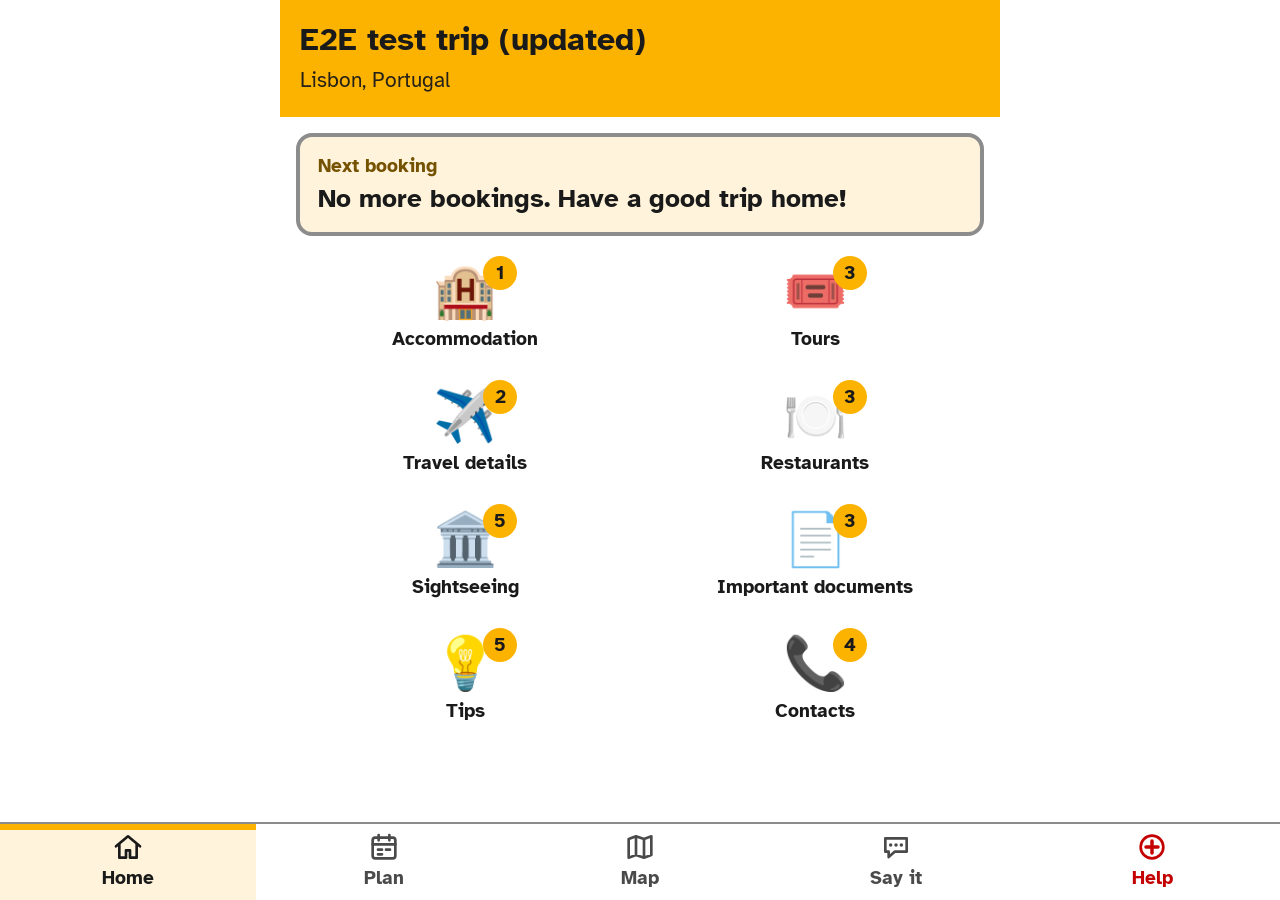
<file: exports/e2e-test-trip/site/index.html>
<!doctype html>
<html lang="en">
<head>
<meta charset="utf-8">
<meta name="viewport" content="width=device-width, initial-scale=1, viewport-fit=cover">
<meta name="robots" content="noindex, nofollow">
<meta name="referrer" content="no-referrer">
<meta name="theme-color" content="#FCB300">
<meta name="mobile-web-app-capable" content="yes">
<meta name="apple-mobile-web-app-capable" content="yes">
<meta name="apple-mobile-web-app-status-bar-style" content="default">
<meta name="apple-mobile-web-app-title" content="Lisbon">
<title>E2E test trip (updated)</title>
<link rel="manifest" href="manifest.webmanifest">
<link rel="apple-touch-icon" href="icons/apple-touch-icon.png">
<link rel="icon" type="image/png" href="icons/icon-192.png">
<link rel="stylesheet" href="app.css">
</head>
<body>
<div id="app"></div>
<noscript><p style="padding:24px;font-size:22px">Please open this link in Safari (iPhone) or Chrome (Android).</p></noscript>
<script src="trip.js"></script>
<script src="render.js"></script>
<script src="app.js"></script>
</body>
</html>
</file>
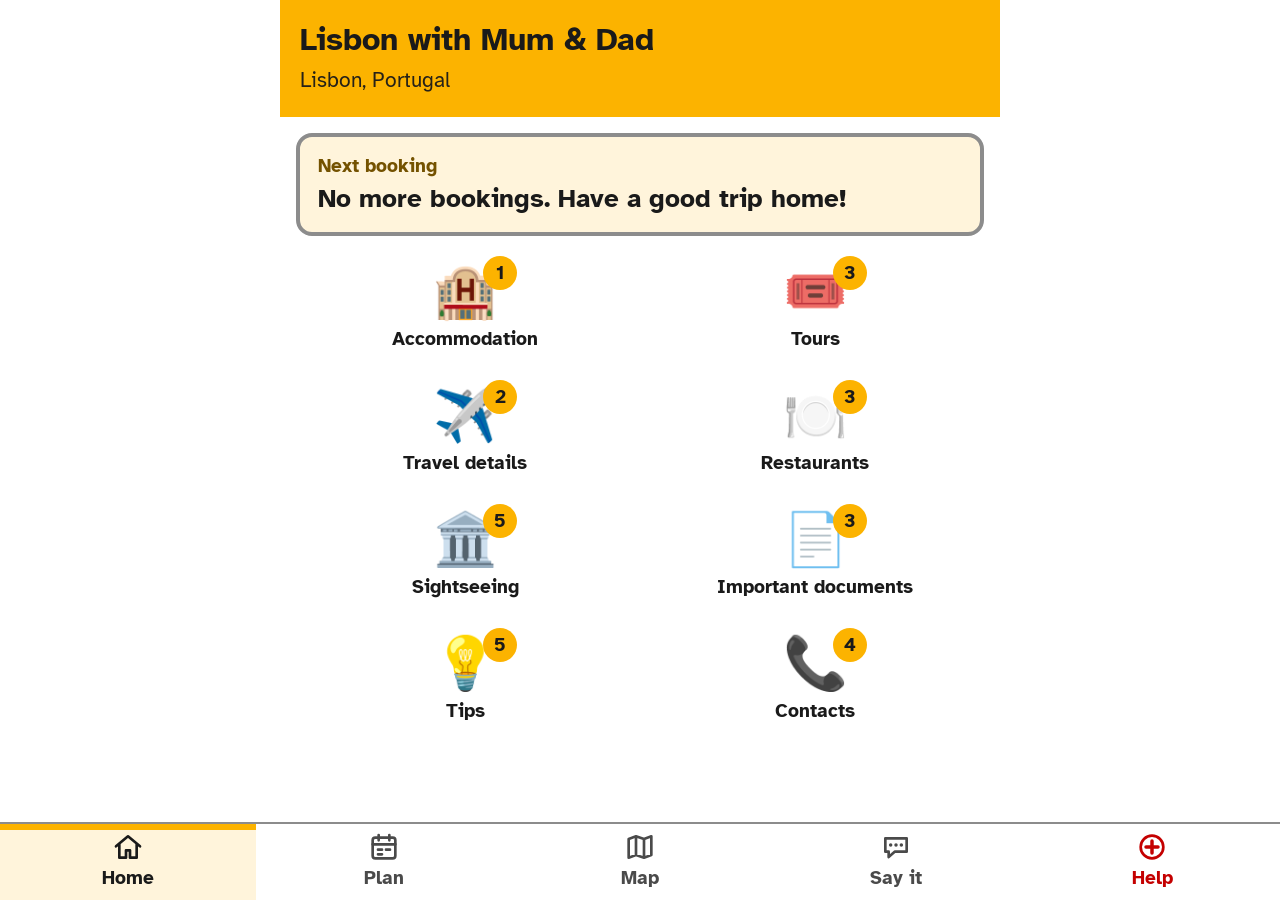
<file: exports/lisbon-with-mum-dad/site/index.html>
<!doctype html>
<html lang="en">
<head>
<meta charset="utf-8">
<meta name="viewport" content="width=device-width, initial-scale=1, viewport-fit=cover">
<meta name="robots" content="noindex, nofollow">
<meta name="referrer" content="no-referrer">
<meta name="theme-color" content="#FCB300">
<meta name="mobile-web-app-capable" content="yes">
<meta name="apple-mobile-web-app-capable" content="yes">
<meta name="apple-mobile-web-app-status-bar-style" content="default">
<meta name="apple-mobile-web-app-title" content="Lisbon">
<title>Lisbon with Mum &amp; Dad</title>
<link rel="manifest" href="manifest.webmanifest">
<link rel="apple-touch-icon" href="icons/apple-touch-icon.png">
<link rel="icon" type="image/png" href="icons/icon-192.png">
<link rel="stylesheet" href="app.css">
</head>
<body>
<div id="app"></div>
<noscript><p style="padding:24px;font-size:22px">Please open this link in Safari (iPhone) or Chrome (Android).</p></noscript>
<script src="trip.js"></script>
<script src="render.js"></script>
<script src="app.js"></script>
</body>
</html>
</file>
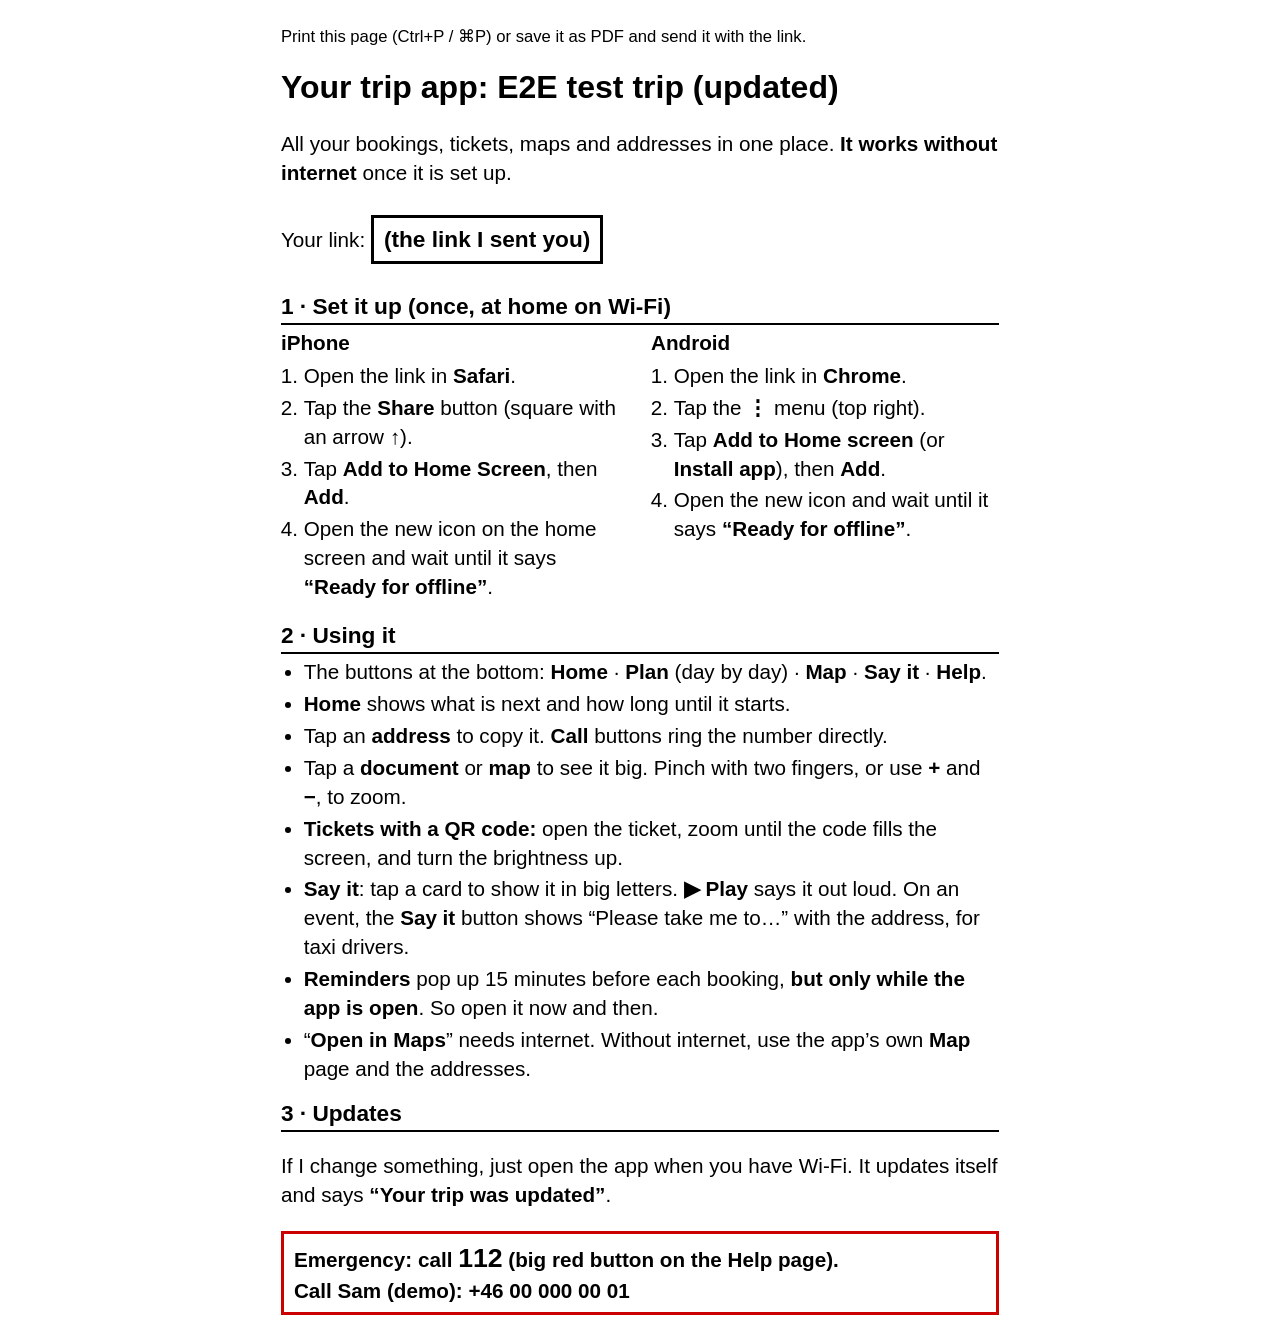
<file: exports/e2e-test-trip/How-to-use-e2e-test-trip.html>
<!doctype html>
<html lang="en">
<head>
<meta charset="utf-8">
<meta name="viewport" content="width=device-width, initial-scale=1">
<title>How to use the trip app · E2E test trip (updated)</title>
<style>
  @page { size: A4; margin: 14mm; }
  body { font: 15.5pt/1.4 "Atkinson Hyperlegible", Verdana, Arial, sans-serif; color: #000; max-width: 190mm; margin: 0 auto; padding: 8px; }
  h1 { font-size: 24pt; margin: 0 0 4px; }
  h2 { font-size: 17pt; margin: 14px 0 4px; border-bottom: 2px solid #000; }
  ol, ul { margin: 4px 0 4px 1.1em; padding: 0; }
  li { margin: 3px 0; }
  .link { font-size: 17pt; font-weight: 700; border: 3px solid #000; padding: 6px 10px; display: inline-block; margin: 6px 0; word-break: break-all; }
  .cols { display: grid; grid-template-columns: 1fr 1fr; gap: 0 22px; }
  .sos { border: 3px solid #c00; padding: 6px 10px; font-weight: 700; margin-top: 10px; }
  .small { font-size: 12.5pt; }
  @media print { .noprint { display: none; } }
</style>
</head>
<body>
<p class="noprint small">Print this page (Ctrl+P / ⌘P) or save it as PDF and send it with the link.</p>
<h1>Your trip app: E2E test trip (updated)</h1>
<p>All your bookings, tickets, maps and addresses in one place. <b>It works without internet</b> once it is set up.</p>
<p>Your link: <span class="link">(the link I sent you)</span></p>

<h2>1 · Set it up (once, at home on Wi-Fi)</h2>
<div class="cols">
<div><b>iPhone</b>
<ol>
<li>Open the link in <b>Safari</b>.</li>
<li>Tap the <b>Share</b> button (square with an arrow ↑).</li>
<li>Tap <b>Add to Home Screen</b>, then <b>Add</b>.</li>
<li>Open the new icon on the home screen and wait until it says <b>“Ready for offline”</b>.</li>
</ol></div>
<div><b>Android</b>
<ol>
<li>Open the link in <b>Chrome</b>.</li>
<li>Tap the <b>⋮</b> menu (top right).</li>
<li>Tap <b>Add to Home screen</b> (or <b>Install app</b>), then <b>Add</b>.</li>
<li>Open the new icon and wait until it says <b>“Ready for offline”</b>.</li>
</ol></div>
</div>

<h2>2 · Using it</h2>
<ul>
<li>The buttons at the bottom: <b>Home</b> · <b>Plan</b> (day by day) · <b>Map</b> · <b>Say it</b> · <b>Help</b>.</li>
<li><b>Home</b> shows what is next and how long until it starts.</li>
<li>Tap an <b>address</b> to copy it. <b>Call</b> buttons ring the number directly.</li>
<li>Tap a <b>document</b> or <b>map</b> to see it big. Pinch with two fingers, or use <b>+</b> and <b>−</b>, to zoom.</li>
<li><b>Tickets with a QR code:</b> open the ticket, zoom until the code fills the screen, and turn the brightness up.</li>
<li><b>Say it</b>: tap a card to show it in big letters. <b>▶ Play</b> says it out loud. On an event, the <b>Say it</b> button shows “Please take me to…” with the address, for taxi drivers.</li>
<li><b>Reminders</b> pop up 15 minutes before each booking, <b>but only while the app is open</b>. So open it now and then.</li>
<li>“<b>Open in Maps</b>” needs internet. Without internet, use the app’s own <b>Map</b> page and the addresses.</li>
</ul>

<h2>3 · Updates</h2>
<p>If I change something, just open the app when you have Wi-Fi. It updates itself and says <b>“Your trip was updated”</b>.</p>

<div class="sos">Emergency: call <span style="font-size:20pt">112</span> (big red button on the Help page).<br>
Call Sam (demo): +46 00 000 00 01</div>
</body>
</html>
</file>
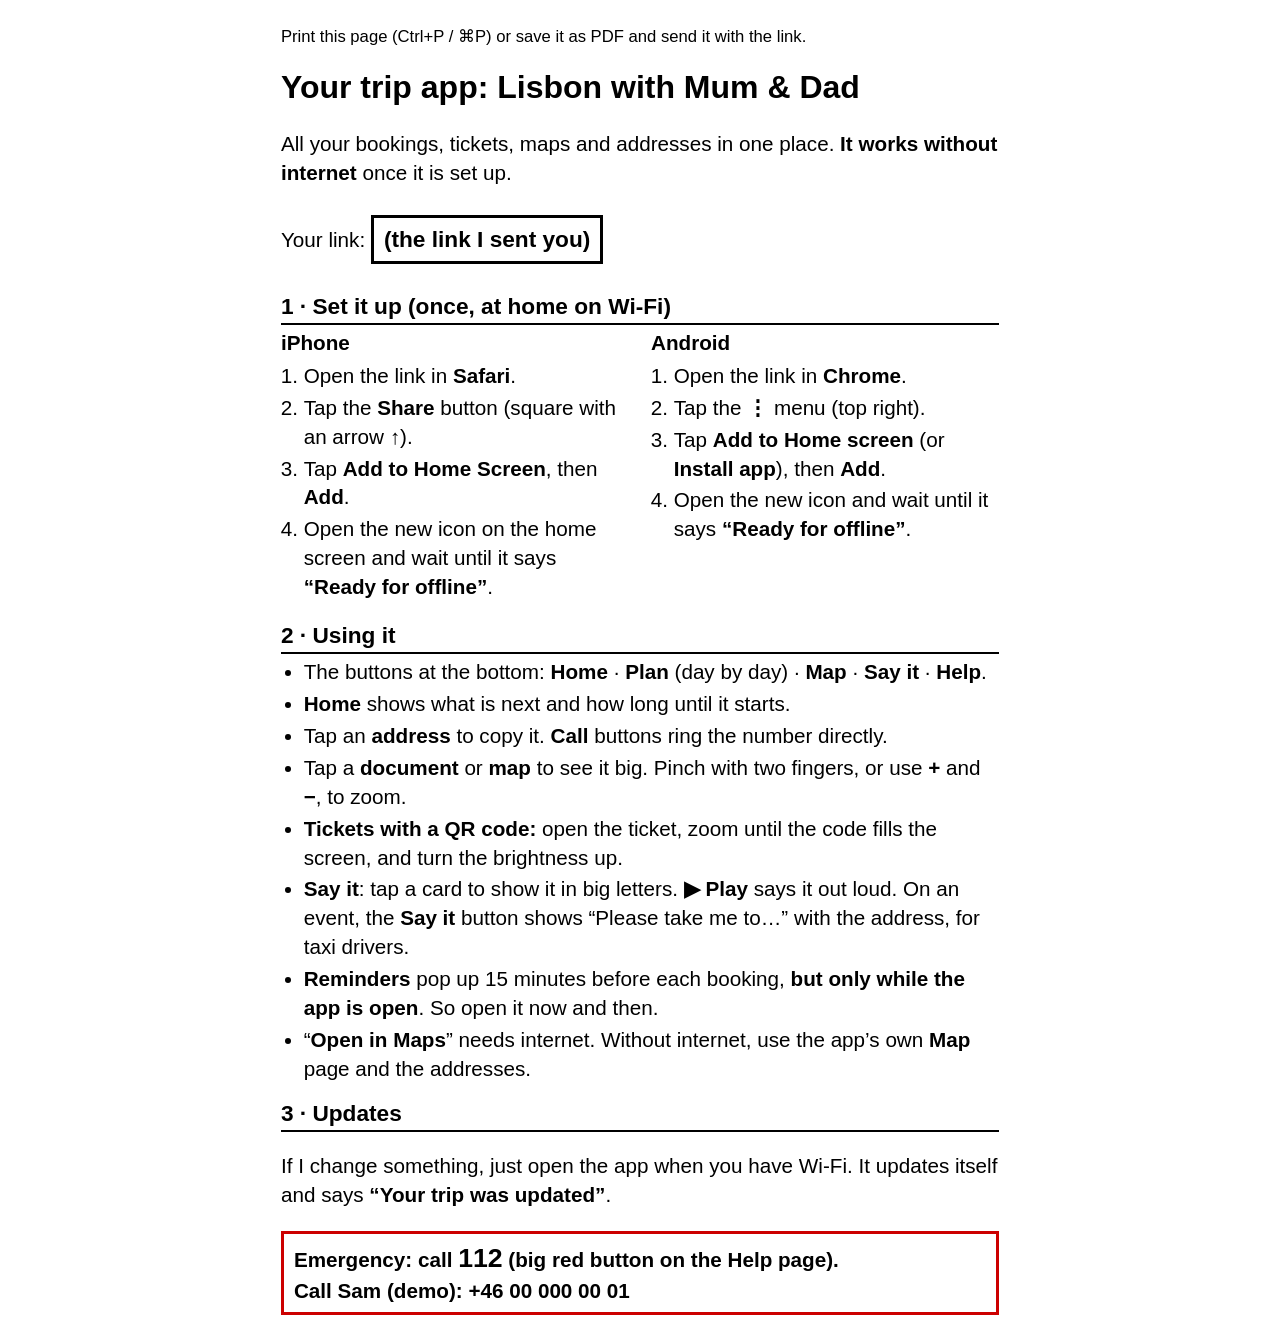
<file: exports/lisbon-with-mum-dad/How-to-use-lisbon-with-mum-dad.html>
<!doctype html>
<html lang="en">
<head>
<meta charset="utf-8">
<meta name="viewport" content="width=device-width, initial-scale=1">
<title>How to use the trip app · Lisbon with Mum &amp; Dad</title>
<style>
  @page { size: A4; margin: 14mm; }
  body { font: 15.5pt/1.4 "Atkinson Hyperlegible", Verdana, Arial, sans-serif; color: #000; max-width: 190mm; margin: 0 auto; padding: 8px; }
  h1 { font-size: 24pt; margin: 0 0 4px; }
  h2 { font-size: 17pt; margin: 14px 0 4px; border-bottom: 2px solid #000; }
  ol, ul { margin: 4px 0 4px 1.1em; padding: 0; }
  li { margin: 3px 0; }
  .link { font-size: 17pt; font-weight: 700; border: 3px solid #000; padding: 6px 10px; display: inline-block; margin: 6px 0; word-break: break-all; }
  .cols { display: grid; grid-template-columns: 1fr 1fr; gap: 0 22px; }
  .sos { border: 3px solid #c00; padding: 6px 10px; font-weight: 700; margin-top: 10px; }
  .small { font-size: 12.5pt; }
  @media print { .noprint { display: none; } }
</style>
</head>
<body>
<p class="noprint small">Print this page (Ctrl+P / ⌘P) or save it as PDF and send it with the link.</p>
<h1>Your trip app: Lisbon with Mum &amp; Dad</h1>
<p>All your bookings, tickets, maps and addresses in one place. <b>It works without internet</b> once it is set up.</p>
<p>Your link: <span class="link">(the link I sent you)</span></p>

<h2>1 · Set it up (once, at home on Wi-Fi)</h2>
<div class="cols">
<div><b>iPhone</b>
<ol>
<li>Open the link in <b>Safari</b>.</li>
<li>Tap the <b>Share</b> button (square with an arrow ↑).</li>
<li>Tap <b>Add to Home Screen</b>, then <b>Add</b>.</li>
<li>Open the new icon on the home screen and wait until it says <b>“Ready for offline”</b>.</li>
</ol></div>
<div><b>Android</b>
<ol>
<li>Open the link in <b>Chrome</b>.</li>
<li>Tap the <b>⋮</b> menu (top right).</li>
<li>Tap <b>Add to Home screen</b> (or <b>Install app</b>), then <b>Add</b>.</li>
<li>Open the new icon and wait until it says <b>“Ready for offline”</b>.</li>
</ol></div>
</div>

<h2>2 · Using it</h2>
<ul>
<li>The buttons at the bottom: <b>Home</b> · <b>Plan</b> (day by day) · <b>Map</b> · <b>Say it</b> · <b>Help</b>.</li>
<li><b>Home</b> shows what is next and how long until it starts.</li>
<li>Tap an <b>address</b> to copy it. <b>Call</b> buttons ring the number directly.</li>
<li>Tap a <b>document</b> or <b>map</b> to see it big. Pinch with two fingers, or use <b>+</b> and <b>−</b>, to zoom.</li>
<li><b>Tickets with a QR code:</b> open the ticket, zoom until the code fills the screen, and turn the brightness up.</li>
<li><b>Say it</b>: tap a card to show it in big letters. <b>▶ Play</b> says it out loud. On an event, the <b>Say it</b> button shows “Please take me to…” with the address, for taxi drivers.</li>
<li><b>Reminders</b> pop up 15 minutes before each booking, <b>but only while the app is open</b>. So open it now and then.</li>
<li>“<b>Open in Maps</b>” needs internet. Without internet, use the app’s own <b>Map</b> page and the addresses.</li>
</ul>

<h2>3 · Updates</h2>
<p>If I change something, just open the app when you have Wi-Fi. It updates itself and says <b>“Your trip was updated”</b>.</p>

<div class="sos">Emergency: call <span style="font-size:20pt">112</span> (big red button on the Help page).<br>
Call Sam (demo): +46 00 000 00 01</div>
</body>
</html>
</file>
<file: exports/e2e-test-trip/site/app.css>
/* Trip Companion - parents' app. Large text (min 19px), high contrast, big tap targets. */
@font-face { font-family: "Atkinson Hyperlegible"; font-style: normal; font-weight: 400; font-display: swap;
  src: url(fonts/atkinson-400-latin.woff2) format("woff2");
  unicode-range: U+0000-00FF, U+0131, U+0152-0153, U+02BB-02BC, U+02C6, U+02DA, U+02DC, U+2000-206F, U+20AC, U+2122, U+2191, U+2193, U+2212, U+2215, U+FEFF, U+FFFD; }
@font-face { font-family: "Atkinson Hyperlegible"; font-style: normal; font-weight: 400; font-display: swap;
  src: url(fonts/atkinson-400-latin-ext.woff2) format("woff2");
  unicode-range: U+0100-02AF, U+0304, U+0308, U+0329, U+1E00-1E9F, U+1EF2-1EFF, U+2020, U+20A0-20AB, U+20AD-20C0, U+2113, U+2C60-2C7F, U+A720-A7FF; }
@font-face { font-family: "Atkinson Hyperlegible"; font-style: normal; font-weight: 700; font-display: swap;
  src: url(fonts/atkinson-700-latin.woff2) format("woff2");
  unicode-range: U+0000-00FF, U+0131, U+0152-0153, U+02BB-02BC, U+02C6, U+02DA, U+02DC, U+2000-206F, U+20AC, U+2122, U+2191, U+2193, U+2212, U+2215, U+FEFF, U+FFFD; }
@font-face { font-family: "Atkinson Hyperlegible"; font-style: normal; font-weight: 700; font-display: swap;
  src: url(fonts/atkinson-700-latin-ext.woff2) format("woff2");
  unicode-range: U+0100-02AF, U+0304, U+0308, U+0329, U+1E00-1E9F, U+1EF2-1EFF, U+2020, U+20A0-20AB, U+20AD-20C0, U+2113, U+2C60-2C7F, U+A720-A7FF; }

:root {
  /* Palette: white + amber #FCB300. The brand values are recomputed by app.js from the
     trip colour (TripRender.palette), so any colour keeps these contrast rules:
     amber is a fill only; text on it is near-black (9.6:1); amber-toned text is #745200 (7.1:1). */
  --brand: #FCB300;          /* fills: header, primary buttons, active tab, badges */
  --on-brand: #1A1A1A;       /* text and icons on --brand */
  --brand-ink-l: #745200;    /* amber-toned text on white */
  --brand-line: #C08800;     /* amber borders, 3:1 on white */
  --brand-tint-l: #FFF4DB;   /* light amber wash: buttons, notes */
  --brand-tint2-l: #FEE5A8;
  --brand-ink-d: #FCB300;    /* dark-mode versions */
  --brand-tint-d: #463919;
  --on-tint-d: #FEE199;
  --brand-ink: var(--brand-ink-l);
  --brand-tint: var(--brand-tint-l);
  --brand-tint2: var(--brand-tint2-l);
  --bg: #FFFFFF;
  --card: #FFFFFF;
  --text: #1A1A1A;
  --muted: #4A4A4A;
  --line: #8C8C8C;
  --btn-bg: var(--brand-tint);
  --btn-text: #1A1A1A;
  --call: #0D6B2F;
  --sos: #C40000;
  --focus: #1A1A1A;
  --radius: 16px;
  --nav-h: 76px;
  color-scheme: light dark;
}
@media (prefers-color-scheme: dark) {
  :root {
    --brand-ink: var(--brand-ink-d);
    --brand-tint: var(--brand-tint-d);
    --brand-tint2: var(--brand-tint-d);
    --bg: #121212;
    --card: #1E1E1E;
    --text: #F2F2F2;
    --muted: #D0D0D0;
    --line: #8F8F8F;
    --btn-text: var(--on-tint-d);
    --call: #17703A;           /* white text 6.2:1 */
    --sos: #C40000;            /* white text 6.3:1 */
    --sos-text: #FF8A80;       /* red text on dark cards 7.3:1 */
    --ok-text: #6FD38F;
    --focus: #FFFFFF;
  }
  .map-img, .viewer-content img { filter: brightness(.92); }
}

* { box-sizing: border-box; }
[hidden] { display: none !important; }
html { -webkit-text-size-adjust: 100%; text-size-adjust: 100%; }
body {
  margin: 0; background: var(--bg); color: var(--text);
  font-family: "Atkinson Hyperlegible", -apple-system, "Segoe UI", Roboto, Arial, sans-serif;
  font-size: 20px; line-height: 1.45;
  -webkit-tap-highlight-color: rgba(0,0,0,.08);
}
body.viewer-open { overflow: hidden; }
a { color: inherit; }
button { font: inherit; color: inherit; }
:focus-visible { outline: 4px solid var(--focus); outline-offset: 2px; }
svg { width: 1.2em; height: 1.2em; vertical-align: -.22em; flex: none; }

.view { padding: 12px 16px calc(var(--nav-h) + 28px + env(safe-area-inset-bottom)); max-width: 720px; margin: 0 auto; outline: none; }
.page-title { font-size: 28px; line-height: 1.2; margin: 18px 0 12px; }
h3 { font-size: 24px; line-height: 1.25; margin: 4px 0 6px; }
h4 { font-size: 20px; margin: 14px 0 8px; }
.hint { color: var(--muted); font-size: 19px; margin: 8px 0 14px; }
.label { display: block; font-size: 19px; color: var(--muted); font-weight: 700; }
.eyebrow { margin: 0 0 2px; font-size: 19px; font-weight: 700; color: var(--muted); }
.when { font-weight: 700; margin: 4px 0 8px; }

/* status bar */
.statusbar { position: sticky; top: 0; z-index: 30; text-align: center; font-weight: 700; font-size: 19px;
  padding: calc(6px + env(safe-area-inset-top)) 12px 6px; }
.statusbar.offline { background: #3b3b3b; color: #fff; }
.statusbar.saving { background: var(--brand); color: var(--on-brand); }

/* hero + countdown */
.hero { background: var(--brand); color: var(--on-brand); margin: -12px -16px 16px; padding: calc(22px + env(safe-area-inset-top)) 20px 22px; }
.hero h1 { margin: 0; font-size: 32px; line-height: 1.15; }
.hero p { margin: 6px 0 0; font-size: 21px; opacity: .95; }
.countdown { display: block; text-decoration: none; background: var(--brand-tint); border: 4px solid var(--brand);
  border-radius: var(--radius); padding: 16px 18px; margin-bottom: 16px; }
.countdown.done { border-color: var(--line); }
.countdown .eyebrow { color: var(--brand-ink); }
.cd-title { font-size: 26px; font-weight: 700; margin: 2px 0; line-height: 1.2; }
.cd-when { margin: 2px 0; font-size: 21px; }
.cd-in { margin: 6px 0 0; font-size: 22px; }
.cd-in strong { font-size: 30px; color: var(--brand-ink); }

/* tiles: icons without boxes, two equal columns (minmax(0, 1fr) stops a long word widening its column) */
.tiles { display: grid; grid-template-columns: repeat(2, minmax(0, 1fr)); gap: 6px 12px; margin: 8px 0 16px; }
.tile { position: relative; display: flex; flex-direction: column; align-items: center; justify-content: flex-start; text-align: center;
  min-height: 118px; padding: 14px 2px 12px; border-radius: var(--radius); text-decoration: none;
  font-weight: 700; font-size: 19px; line-height: 1.2; -webkit-hyphens: auto; hyphens: auto; overflow-wrap: anywhere; }
.tile:active { background: var(--brand-tint); }
.tile-icon { font-size: 52px; line-height: 1; margin-bottom: 10px; }
.tile-count { position: absolute; top: 4px; left: calc(50% + 18px); min-width: 34px; height: 34px; border-radius: 17px;
  background: var(--brand); color: var(--on-brand); font-size: 19px; display: grid; place-items: center; padding: 0 8px; }

/* cards */
.card { background: var(--card); border-radius: var(--radius); padding: 16px 18px; margin: 0 0 16px;
  border: 2px solid var(--line); }
.entry { border-left: 10px solid var(--line); }
.entry.cat-accommodation { border-left-color: #1d4ed8; }
.entry.cat-tours { border-left-color: #7e22ce; }
.entry.cat-travel { border-left-color: #0f766e; }
.entry.cat-restaurants { border-left-color: #c2410c; }
.entry.cat-sightseeing { border-left-color: #15803d; }
.entry.cat-hospital { border-left-color: #dc2626; }
.details { margin: 6px 0 10px; }
.address-block { margin: 10px 0; }
button.address, p.address { display: block; width: 100%; text-align: left; font-size: 23px; font-weight: 700;
  line-height: 1.35; background: var(--btn-bg); border: 2px dashed var(--brand-line); border-radius: 12px;
  padding: 12px 14px; margin: 0; cursor: pointer; }
.coords { display: block; font-size: 19px; color: var(--muted); margin: 6px 0 0; background: none; border: 0; padding: 4px 0; text-align: left; font-variant-numeric: tabular-nums; }
button.coords { min-height: 48px; cursor: pointer; text-decoration: underline; }
.btn-row { display: flex; flex-direction: column; gap: 10px; margin: 12px 0; }
.btn { display: inline-flex; align-items: center; justify-content: center; gap: 8px; min-height: 56px; padding: 10px 16px;
  border-radius: 14px; background: var(--btn-bg); color: var(--btn-text); border: 2px solid transparent;
  text-decoration: none; font-weight: 700; font-size: 20px; cursor: pointer; text-align: center; line-height: 1.2; }
.btn-row .btn { justify-content: flex-start; padding-left: 18px; }
@media (min-width: 600px) { .btn-row { flex-direction: row; flex-wrap: wrap; } .btn-row .btn { flex: 1 1 calc(50% - 10px); justify-content: center; } }
.btn-wide { display: flex; width: 100%; margin: 10px 0; }
.btn-primary { background: var(--brand); color: var(--on-brand); border-color: var(--brand-line); }
.btn-call { background: var(--call); color: #fff; }
.btn-sos { background: var(--sos); color: #fff; }
.entry.role-emergency { border-left-color: var(--sos); }
.btn-big { min-height: 76px; font-size: 24px; flex-direction: column; gap: 0; }
.btn-big small { font-size: 19px; font-weight: 400; }
.ref { display: block; width: 100%; text-align: left; background: none; border: 2px solid var(--line); border-radius: 12px;
  padding: 10px 14px; margin: 10px 0; cursor: pointer; }
.ref-code { font-size: 28px; font-weight: 700; letter-spacing: .06em; font-variant-numeric: tabular-nums; word-break: break-all; }
.notes { margin: 10px 0; padding: 10px 14px; background: var(--brand-tint); border-left: 6px solid var(--brand); border-radius: 12px; }
.notes p { margin: 4px 0 0; }
.docs .doc-grid { display: grid; grid-template-columns: repeat(auto-fill, minmax(140px, 1fr)); gap: 12px; }
.doc-tile { display: flex; flex-direction: column; gap: 6px; text-decoration: none; font-size: 19px; font-weight: 700; line-height: 1.25; }
.doc-tile img, .doc-ph { width: 100%; aspect-ratio: 3 / 4; object-fit: cover; object-position: top; border-radius: 10px;
  border: 2px solid var(--line); background: #fff; display: grid; place-items: center; }
.doc-ph svg { width: 48px; height: 48px; }
.doc-static img { width: 100%; border: 1px solid var(--line); margin: 6px 0; background: #fff; }
.doc-name { font-weight: 700; margin: 10px 0 4px; }

.back { display: inline-flex; align-items: center; gap: 6px; min-height: 52px; padding: 6px 14px 6px 8px; margin: 6px 0 2px;
  background: none; border: 2px solid var(--line); border-radius: 26px; font-weight: 700; cursor: pointer; }

/* plan */
.day { margin-bottom: 24px; }
.day-title { display: flex; flex-direction: column; font-size: 25px; margin: 22px 0 10px; padding-bottom: 6px; border-bottom: 3px solid var(--line); }
.day-title span { font-size: 19px; color: var(--muted); }
.day.is-today .day-title { border-color: var(--brand); }
.day.is-today .day-title span { color: var(--brand-ink); font-weight: 700; }
.day.is-past { opacity: .7; }
.day-free { font-size: 19px; color: var(--muted); margin: 18px 0; padding: 12px 16px; border: 2px dashed var(--line); border-radius: var(--radius); }
.plan-item { display: flex; gap: 14px; text-decoration: none; background: var(--card); border: 2px solid var(--line);
  border-radius: 14px; padding: 12px 14px; margin-bottom: 10px; min-height: 64px; }
.pi-time { font-weight: 700; font-size: 22px; min-width: 64px; font-variant-numeric: tabular-nums; }
.pi-body { display: flex; flex-direction: column; }
.pi-title { font-weight: 700; }
.pi-addr { color: var(--muted); font-size: 19px; }

/* maps */
.map-card img.map-img, img.map-img { width: 100%; height: auto; display: block; border-radius: 10px; border: 2px solid var(--line); background: #e5e5e5; }
.legend { list-style: none; padding: 0; margin: 8px 0; }
.legend li a { display: flex; align-items: center; gap: 12px; min-height: 56px; padding: 6px 2px; text-decoration: none; border-bottom: 1px solid var(--line); }
.num { display: inline-grid; place-items: center; min-width: 40px; height: 40px; padding: 0 6px; border-radius: 20px; color: #fff;
  font-weight: 700; font-size: 20px; border: 2px solid #fff; box-shadow: 0 0 0 1px rgba(0,0,0,.35); flex: none; }
.lg-body { display: flex; flex-direction: column; }
.lg-title { font-weight: 700; }
.lg-sub { font-size: 19px; color: var(--muted); }
.dot { display: inline-block; width: 18px; height: 18px; border-radius: 9px; margin-right: 8px; vertical-align: -1px; }
.attrib { font-size: 19px; color: var(--muted); text-align: center; }

/* say it */
.phrase-grid { display: grid; grid-template-columns: 1fr; gap: 12px; }
@media (min-width: 560px) { .phrase-grid { grid-template-columns: 1fr 1fr; } }
.phrase { display: flex; flex-direction: column; gap: 4px; text-decoration: none; background: var(--card); border: 2px solid var(--line);
  border-radius: var(--radius); padding: 14px 16px; min-height: 76px; }
.ph-en { font-size: 19px; color: var(--muted); font-weight: 700; }
.ph-local { font-size: 24px; font-weight: 700; line-height: 1.25; }
.phrase-big { text-align: center; padding: 10px 4px 20px; }
.pb-en { color: var(--muted); font-size: 20px; margin: 8px 0; }
.pb-heading { font-size: 28px; font-weight: 700; margin: 12px 0 0; }
.pb-local { font-size: clamp(36px, 10vw, 56px); font-weight: 700; line-height: 1.15; margin: 14px 0; word-break: break-word; }
.pb-extra { font-size: 24px; margin: 8px 0 16px; }
.place-phrase { text-align: center; padding-bottom: 18px; }
.btn-play { min-height: 80px; font-size: 28px; width: 100%; max-width: 420px; margin: 12px auto; }
.btn-play svg { width: 34px; height: 34px; }
.btn-play.speaking { outline: 6px solid var(--brand-line); outline-offset: 3px; }

/* help */
.sos { display: flex; flex-direction: column; align-items: center; justify-content: center; gap: 4px; text-decoration: none;
  background: var(--sos); color: #fff; border-radius: 22px; min-height: 140px; margin: 8px 0 14px; padding: 16px;
  font-weight: 700; font-size: 21px; text-align: center; box-shadow: 0 6px 0 rgba(0,0,0,.25); }
.sos-big { font-size: 46px; display: flex; align-items: center; gap: 12px; }
.sos-label { font-size: 28px; }
.sos-big svg { width: 40px; height: 40px; }
.tip h3 { font-size: 22px; }
.reminder-note p { margin: 0 0 6px; }
.reminder-note .ok { color: var(--ok-text, var(--call)); font-weight: 700; }

/* bottom nav */
.bottom-nav { position: fixed; left: 0; right: 0; bottom: 0; z-index: 40; display: flex; background: var(--card);
  border-top: 2px solid var(--line); padding-bottom: env(safe-area-inset-bottom); }
.bottom-nav a { flex: 1; display: flex; flex-direction: column; align-items: center; justify-content: center; gap: 2px;
  min-height: var(--nav-h); text-decoration: none; font-size: 19px; font-weight: 700; color: var(--muted); }
.bottom-nav a svg { width: 32px; height: 32px; }
.bottom-nav a.active { color: var(--text); background: var(--brand-tint); box-shadow: inset 0 6px 0 var(--brand); }
.bottom-nav a.nav-help { color: var(--sos-text, var(--sos)); }

/* toast + alert */
.toast { position: fixed; left: 50%; bottom: calc(var(--nav-h) + 20px + env(safe-area-inset-bottom)); transform: translate(-50%, 30px);
  background: #111; color: #fff; padding: 14px 20px; border-radius: 14px; font-weight: 700; max-width: 92vw; text-align: center;
  opacity: 0; pointer-events: none; transition: all .25s; z-index: 90; box-shadow: 0 6px 24px rgba(0,0,0,.35); }
.toast.show { opacity: 1; transform: translate(-50%, 0); }
.alert-backdrop { position: fixed; inset: 0; background: rgba(0,0,0,.6); z-index: 95; display: grid; place-items: center; padding: 16px; }
.alert-box { background: var(--card); border-radius: 20px; padding: 22px; width: 100%; max-width: 480px; border: 6px solid var(--brand); }
.alert-box h2 { font-size: 28px; margin: 4px 0; }

/* viewer */
.viewer { position: fixed; inset: 0; z-index: 80; background: #000; color: #fff; display: flex; flex-direction: column; }
.viewer-top { display: flex; align-items: center; gap: 12px; padding: calc(8px + env(safe-area-inset-top)) 10px 8px; background: #111; }
.vtitle { font-weight: 700; overflow: hidden; text-overflow: ellipsis; white-space: nowrap; }
.viewer-stage { position: relative; flex: 1; overflow: hidden; touch-action: none; background: #222; }
.viewer-content { position: absolute; left: 0; top: 0; transform-origin: 0 0; will-change: transform; }
.viewer-content img { display: block; width: 100%; height: auto; margin: 0 0 8px; background: #fff; user-select: none; -webkit-user-select: none; -webkit-touch-callout: none; }
.viewer-error { color: #fff; padding: 20px; }
.focus-ring { position: absolute; width: 120px; height: 120px; margin: -60px 0 0 -60px; border-radius: 50%;
  border: 6px solid var(--brand); box-shadow: 0 0 0 4px rgba(0,0,0,.7); animation: pulse 1.4s ease-in-out infinite; pointer-events: none; }
@keyframes pulse { 0%, 100% { transform: scale(.85); } 50% { transform: scale(1.25); } }
@media (prefers-reduced-motion: reduce) { .focus-ring { animation: none; } }
.viewer-bottom { background: #111; padding: 8px 10px calc(8px + env(safe-area-inset-bottom)); }
.vbtns { display: flex; gap: 8px; }
.vbtn { flex: 1; min-height: 60px; border-radius: 14px; border: 2px solid #777; background: #2b2b2b; color: #fff;
  font-size: 22px; font-weight: 700; display: grid; place-items: center; text-decoration: none; cursor: pointer; padding: 0 10px; }
.vclose { flex: none; min-height: 52px; font-size: 20px; background: #fff; color: #000; border-color: #fff; }
.vfocus { margin: 0 0 8px; font-weight: 700; display: flex; align-items: center; gap: 10px; }
.vhint { margin: 6px 0 0; font-size: 19px; color: #ccc; text-align: center; }

/* interactive map */
.livemap { height: calc(100vh - 240px); height: calc(100dvh - 240px); min-height: 320px; border-radius: 12px; overflow: hidden; border: 2px solid var(--line); }
.lm-pin { width: 40px; height: 40px; border-radius: 50%; color: #fff; font: 700 19px/36px "Atkinson Hyperlegible", sans-serif;
  text-align: center; border: 2px solid #fff; box-shadow: 0 1px 4px rgba(0,0,0,.6); cursor: pointer; }
.lm-pin.focus { outline: 5px solid var(--brand); box-shadow: 0 0 0 9px #1A1A1A; }
.lm-me { width: 22px; height: 22px; border-radius: 50%; background: #1a73e8; border: 4px solid #fff; box-shadow: 0 0 0 8px rgba(26,115,232,.25); }
.maplibregl-popup-content { font: 20px/1.35 "Atkinson Hyperlegible", sans-serif; color: #111; padding: 14px 16px; border-radius: 12px; }
.maplibregl-popup-content .btn { margin-top: 8px; width: 100%; }
.maplibregl-popup-close-button { font-size: 30px; width: 44px; height: 44px; }
.maplibregl-ctrl-group button { width: 48px; height: 48px; }

/* single-file (no-JavaScript) document */
.static-doc { padding: 12px 16px 40px; max-width: 720px; margin: 0 auto; }
.static-doc section { margin-top: 18px; }
.static-doc .card.static-note { border-color: var(--brand); background: var(--brand-tint); }
.phrase-static .ph-local { margin: 4px 0 0; }
</file>
<file: exports/lisbon-with-mum-dad/site/app.css>
/* Trip Companion - parents' app. Large text (min 19px), high contrast, big tap targets. */
@font-face { font-family: "Atkinson Hyperlegible"; font-style: normal; font-weight: 400; font-display: swap;
  src: url(fonts/atkinson-400-latin.woff2) format("woff2");
  unicode-range: U+0000-00FF, U+0131, U+0152-0153, U+02BB-02BC, U+02C6, U+02DA, U+02DC, U+2000-206F, U+20AC, U+2122, U+2191, U+2193, U+2212, U+2215, U+FEFF, U+FFFD; }
@font-face { font-family: "Atkinson Hyperlegible"; font-style: normal; font-weight: 400; font-display: swap;
  src: url(fonts/atkinson-400-latin-ext.woff2) format("woff2");
  unicode-range: U+0100-02AF, U+0304, U+0308, U+0329, U+1E00-1E9F, U+1EF2-1EFF, U+2020, U+20A0-20AB, U+20AD-20C0, U+2113, U+2C60-2C7F, U+A720-A7FF; }
@font-face { font-family: "Atkinson Hyperlegible"; font-style: normal; font-weight: 700; font-display: swap;
  src: url(fonts/atkinson-700-latin.woff2) format("woff2");
  unicode-range: U+0000-00FF, U+0131, U+0152-0153, U+02BB-02BC, U+02C6, U+02DA, U+02DC, U+2000-206F, U+20AC, U+2122, U+2191, U+2193, U+2212, U+2215, U+FEFF, U+FFFD; }
@font-face { font-family: "Atkinson Hyperlegible"; font-style: normal; font-weight: 700; font-display: swap;
  src: url(fonts/atkinson-700-latin-ext.woff2) format("woff2");
  unicode-range: U+0100-02AF, U+0304, U+0308, U+0329, U+1E00-1E9F, U+1EF2-1EFF, U+2020, U+20A0-20AB, U+20AD-20C0, U+2113, U+2C60-2C7F, U+A720-A7FF; }

:root {
  /* Palette: white + amber #FCB300. The brand values are recomputed by app.js from the
     trip colour (TripRender.palette), so any colour keeps these contrast rules:
     amber is a fill only; text on it is near-black (9.6:1); amber-toned text is #745200 (7.1:1). */
  --brand: #FCB300;          /* fills: header, primary buttons, active tab, badges */
  --on-brand: #1A1A1A;       /* text and icons on --brand */
  --brand-ink-l: #745200;    /* amber-toned text on white */
  --brand-line: #C08800;     /* amber borders, 3:1 on white */
  --brand-tint-l: #FFF4DB;   /* light amber wash: buttons, notes */
  --brand-tint2-l: #FEE5A8;
  --brand-ink-d: #FCB300;    /* dark-mode versions */
  --brand-tint-d: #463919;
  --on-tint-d: #FEE199;
  --brand-ink: var(--brand-ink-l);
  --brand-tint: var(--brand-tint-l);
  --brand-tint2: var(--brand-tint2-l);
  --bg: #FFFFFF;
  --card: #FFFFFF;
  --text: #1A1A1A;
  --muted: #4A4A4A;
  --line: #8C8C8C;
  --btn-bg: var(--brand-tint);
  --btn-text: #1A1A1A;
  --call: #0D6B2F;
  --sos: #C40000;
  --focus: #1A1A1A;
  --radius: 16px;
  --nav-h: 76px;
  color-scheme: light dark;
}
@media (prefers-color-scheme: dark) {
  :root {
    --brand-ink: var(--brand-ink-d);
    --brand-tint: var(--brand-tint-d);
    --brand-tint2: var(--brand-tint-d);
    --bg: #121212;
    --card: #1E1E1E;
    --text: #F2F2F2;
    --muted: #D0D0D0;
    --line: #8F8F8F;
    --btn-text: var(--on-tint-d);
    --call: #17703A;           /* white text 6.2:1 */
    --sos: #C40000;            /* white text 6.3:1 */
    --sos-text: #FF8A80;       /* red text on dark cards 7.3:1 */
    --ok-text: #6FD38F;
    --focus: #FFFFFF;
  }
  .map-img, .viewer-content img { filter: brightness(.92); }
}

* { box-sizing: border-box; }
[hidden] { display: none !important; }
html { -webkit-text-size-adjust: 100%; text-size-adjust: 100%; }
body {
  margin: 0; background: var(--bg); color: var(--text);
  font-family: "Atkinson Hyperlegible", -apple-system, "Segoe UI", Roboto, Arial, sans-serif;
  font-size: 20px; line-height: 1.45;
  -webkit-tap-highlight-color: rgba(0,0,0,.08);
}
body.viewer-open { overflow: hidden; }
a { color: inherit; }
button { font: inherit; color: inherit; }
:focus-visible { outline: 4px solid var(--focus); outline-offset: 2px; }
svg { width: 1.2em; height: 1.2em; vertical-align: -.22em; flex: none; }

.view { padding: 12px 16px calc(var(--nav-h) + 28px + env(safe-area-inset-bottom)); max-width: 720px; margin: 0 auto; outline: none; }
.page-title { font-size: 28px; line-height: 1.2; margin: 18px 0 12px; }
h3 { font-size: 24px; line-height: 1.25; margin: 4px 0 6px; }
h4 { font-size: 20px; margin: 14px 0 8px; }
.hint { color: var(--muted); font-size: 19px; margin: 8px 0 14px; }
.label { display: block; font-size: 19px; color: var(--muted); font-weight: 700; }
.eyebrow { margin: 0 0 2px; font-size: 19px; font-weight: 700; color: var(--muted); }
.when { font-weight: 700; margin: 4px 0 8px; }

/* status bar */
.statusbar { position: sticky; top: 0; z-index: 30; text-align: center; font-weight: 700; font-size: 19px;
  padding: calc(6px + env(safe-area-inset-top)) 12px 6px; }
.statusbar.offline { background: #3b3b3b; color: #fff; }
.statusbar.saving { background: var(--brand); color: var(--on-brand); }

/* hero + countdown */
.hero { background: var(--brand); color: var(--on-brand); margin: -12px -16px 16px; padding: calc(22px + env(safe-area-inset-top)) 20px 22px; }
.hero h1 { margin: 0; font-size: 32px; line-height: 1.15; }
.hero p { margin: 6px 0 0; font-size: 21px; opacity: .95; }
.countdown { display: block; text-decoration: none; background: var(--brand-tint); border: 4px solid var(--brand);
  border-radius: var(--radius); padding: 16px 18px; margin-bottom: 16px; }
.countdown.done { border-color: var(--line); }
.countdown .eyebrow { color: var(--brand-ink); }
.cd-title { font-size: 26px; font-weight: 700; margin: 2px 0; line-height: 1.2; }
.cd-when { margin: 2px 0; font-size: 21px; }
.cd-in { margin: 6px 0 0; font-size: 22px; }
.cd-in strong { font-size: 30px; color: var(--brand-ink); }

/* tiles: icons without boxes, two equal columns (minmax(0, 1fr) stops a long word widening its column) */
.tiles { display: grid; grid-template-columns: repeat(2, minmax(0, 1fr)); gap: 6px 12px; margin: 8px 0 16px; }
.tile { position: relative; display: flex; flex-direction: column; align-items: center; justify-content: flex-start; text-align: center;
  min-height: 118px; padding: 14px 2px 12px; border-radius: var(--radius); text-decoration: none;
  font-weight: 700; font-size: 19px; line-height: 1.2; -webkit-hyphens: auto; hyphens: auto; overflow-wrap: anywhere; }
.tile:active { background: var(--brand-tint); }
.tile-icon { font-size: 52px; line-height: 1; margin-bottom: 10px; }
.tile-count { position: absolute; top: 4px; left: calc(50% + 18px); min-width: 34px; height: 34px; border-radius: 17px;
  background: var(--brand); color: var(--on-brand); font-size: 19px; display: grid; place-items: center; padding: 0 8px; }

/* cards */
.card { background: var(--card); border-radius: var(--radius); padding: 16px 18px; margin: 0 0 16px;
  border: 2px solid var(--line); }
.entry { border-left: 10px solid var(--line); }
.entry.cat-accommodation { border-left-color: #1d4ed8; }
.entry.cat-tours { border-left-color: #7e22ce; }
.entry.cat-travel { border-left-color: #0f766e; }
.entry.cat-restaurants { border-left-color: #c2410c; }
.entry.cat-sightseeing { border-left-color: #15803d; }
.entry.cat-hospital { border-left-color: #dc2626; }
.details { margin: 6px 0 10px; }
.address-block { margin: 10px 0; }
button.address, p.address { display: block; width: 100%; text-align: left; font-size: 23px; font-weight: 700;
  line-height: 1.35; background: var(--btn-bg); border: 2px dashed var(--brand-line); border-radius: 12px;
  padding: 12px 14px; margin: 0; cursor: pointer; }
.coords { display: block; font-size: 19px; color: var(--muted); margin: 6px 0 0; background: none; border: 0; padding: 4px 0; text-align: left; font-variant-numeric: tabular-nums; }
button.coords { min-height: 48px; cursor: pointer; text-decoration: underline; }
.btn-row { display: flex; flex-direction: column; gap: 10px; margin: 12px 0; }
.btn { display: inline-flex; align-items: center; justify-content: center; gap: 8px; min-height: 56px; padding: 10px 16px;
  border-radius: 14px; background: var(--btn-bg); color: var(--btn-text); border: 2px solid transparent;
  text-decoration: none; font-weight: 700; font-size: 20px; cursor: pointer; text-align: center; line-height: 1.2; }
.btn-row .btn { justify-content: flex-start; padding-left: 18px; }
@media (min-width: 600px) { .btn-row { flex-direction: row; flex-wrap: wrap; } .btn-row .btn { flex: 1 1 calc(50% - 10px); justify-content: center; } }
.btn-wide { display: flex; width: 100%; margin: 10px 0; }
.btn-primary { background: var(--brand); color: var(--on-brand); border-color: var(--brand-line); }
.btn-call { background: var(--call); color: #fff; }
.btn-sos { background: var(--sos); color: #fff; }
.entry.role-emergency { border-left-color: var(--sos); }
.btn-big { min-height: 76px; font-size: 24px; flex-direction: column; gap: 0; }
.btn-big small { font-size: 19px; font-weight: 400; }
.ref { display: block; width: 100%; text-align: left; background: none; border: 2px solid var(--line); border-radius: 12px;
  padding: 10px 14px; margin: 10px 0; cursor: pointer; }
.ref-code { font-size: 28px; font-weight: 700; letter-spacing: .06em; font-variant-numeric: tabular-nums; word-break: break-all; }
.notes { margin: 10px 0; padding: 10px 14px; background: var(--brand-tint); border-left: 6px solid var(--brand); border-radius: 12px; }
.notes p { margin: 4px 0 0; }
.docs .doc-grid { display: grid; grid-template-columns: repeat(auto-fill, minmax(140px, 1fr)); gap: 12px; }
.doc-tile { display: flex; flex-direction: column; gap: 6px; text-decoration: none; font-size: 19px; font-weight: 700; line-height: 1.25; }
.doc-tile img, .doc-ph { width: 100%; aspect-ratio: 3 / 4; object-fit: cover; object-position: top; border-radius: 10px;
  border: 2px solid var(--line); background: #fff; display: grid; place-items: center; }
.doc-ph svg { width: 48px; height: 48px; }
.doc-static img { width: 100%; border: 1px solid var(--line); margin: 6px 0; background: #fff; }
.doc-name { font-weight: 700; margin: 10px 0 4px; }

.back { display: inline-flex; align-items: center; gap: 6px; min-height: 52px; padding: 6px 14px 6px 8px; margin: 6px 0 2px;
  background: none; border: 2px solid var(--line); border-radius: 26px; font-weight: 700; cursor: pointer; }

/* plan */
.day { margin-bottom: 24px; }
.day-title { display: flex; flex-direction: column; font-size: 25px; margin: 22px 0 10px; padding-bottom: 6px; border-bottom: 3px solid var(--line); }
.day-title span { font-size: 19px; color: var(--muted); }
.day.is-today .day-title { border-color: var(--brand); }
.day.is-today .day-title span { color: var(--brand-ink); font-weight: 700; }
.day.is-past { opacity: .7; }
.day-free { font-size: 19px; color: var(--muted); margin: 18px 0; padding: 12px 16px; border: 2px dashed var(--line); border-radius: var(--radius); }
.plan-item { display: flex; gap: 14px; text-decoration: none; background: var(--card); border: 2px solid var(--line);
  border-radius: 14px; padding: 12px 14px; margin-bottom: 10px; min-height: 64px; }
.pi-time { font-weight: 700; font-size: 22px; min-width: 64px; font-variant-numeric: tabular-nums; }
.pi-body { display: flex; flex-direction: column; }
.pi-title { font-weight: 700; }
.pi-addr { color: var(--muted); font-size: 19px; }

/* maps */
.map-card img.map-img, img.map-img { width: 100%; height: auto; display: block; border-radius: 10px; border: 2px solid var(--line); background: #e5e5e5; }
.legend { list-style: none; padding: 0; margin: 8px 0; }
.legend li a { display: flex; align-items: center; gap: 12px; min-height: 56px; padding: 6px 2px; text-decoration: none; border-bottom: 1px solid var(--line); }
.num { display: inline-grid; place-items: center; min-width: 40px; height: 40px; padding: 0 6px; border-radius: 20px; color: #fff;
  font-weight: 700; font-size: 20px; border: 2px solid #fff; box-shadow: 0 0 0 1px rgba(0,0,0,.35); flex: none; }
.lg-body { display: flex; flex-direction: column; }
.lg-title { font-weight: 700; }
.lg-sub { font-size: 19px; color: var(--muted); }
.dot { display: inline-block; width: 18px; height: 18px; border-radius: 9px; margin-right: 8px; vertical-align: -1px; }
.attrib { font-size: 19px; color: var(--muted); text-align: center; }

/* say it */
.phrase-grid { display: grid; grid-template-columns: 1fr; gap: 12px; }
@media (min-width: 560px) { .phrase-grid { grid-template-columns: 1fr 1fr; } }
.phrase { display: flex; flex-direction: column; gap: 4px; text-decoration: none; background: var(--card); border: 2px solid var(--line);
  border-radius: var(--radius); padding: 14px 16px; min-height: 76px; }
.ph-en { font-size: 19px; color: var(--muted); font-weight: 700; }
.ph-local { font-size: 24px; font-weight: 700; line-height: 1.25; }
.phrase-big { text-align: center; padding: 10px 4px 20px; }
.pb-en { color: var(--muted); font-size: 20px; margin: 8px 0; }
.pb-heading { font-size: 28px; font-weight: 700; margin: 12px 0 0; }
.pb-local { font-size: clamp(36px, 10vw, 56px); font-weight: 700; line-height: 1.15; margin: 14px 0; word-break: break-word; }
.pb-extra { font-size: 24px; margin: 8px 0 16px; }
.place-phrase { text-align: center; padding-bottom: 18px; }
.btn-play { min-height: 80px; font-size: 28px; width: 100%; max-width: 420px; margin: 12px auto; }
.btn-play svg { width: 34px; height: 34px; }
.btn-play.speaking { outline: 6px solid var(--brand-line); outline-offset: 3px; }

/* help */
.sos { display: flex; flex-direction: column; align-items: center; justify-content: center; gap: 4px; text-decoration: none;
  background: var(--sos); color: #fff; border-radius: 22px; min-height: 140px; margin: 8px 0 14px; padding: 16px;
  font-weight: 700; font-size: 21px; text-align: center; box-shadow: 0 6px 0 rgba(0,0,0,.25); }
.sos-big { font-size: 46px; display: flex; align-items: center; gap: 12px; }
.sos-label { font-size: 28px; }
.sos-big svg { width: 40px; height: 40px; }
.tip h3 { font-size: 22px; }
.reminder-note p { margin: 0 0 6px; }
.reminder-note .ok { color: var(--ok-text, var(--call)); font-weight: 700; }

/* bottom nav */
.bottom-nav { position: fixed; left: 0; right: 0; bottom: 0; z-index: 40; display: flex; background: var(--card);
  border-top: 2px solid var(--line); padding-bottom: env(safe-area-inset-bottom); }
.bottom-nav a { flex: 1; display: flex; flex-direction: column; align-items: center; justify-content: center; gap: 2px;
  min-height: var(--nav-h); text-decoration: none; font-size: 19px; font-weight: 700; color: var(--muted); }
.bottom-nav a svg { width: 32px; height: 32px; }
.bottom-nav a.active { color: var(--text); background: var(--brand-tint); box-shadow: inset 0 6px 0 var(--brand); }
.bottom-nav a.nav-help { color: var(--sos-text, var(--sos)); }

/* toast + alert */
.toast { position: fixed; left: 50%; bottom: calc(var(--nav-h) + 20px + env(safe-area-inset-bottom)); transform: translate(-50%, 30px);
  background: #111; color: #fff; padding: 14px 20px; border-radius: 14px; font-weight: 700; max-width: 92vw; text-align: center;
  opacity: 0; pointer-events: none; transition: all .25s; z-index: 90; box-shadow: 0 6px 24px rgba(0,0,0,.35); }
.toast.show { opacity: 1; transform: translate(-50%, 0); }
.alert-backdrop { position: fixed; inset: 0; background: rgba(0,0,0,.6); z-index: 95; display: grid; place-items: center; padding: 16px; }
.alert-box { background: var(--card); border-radius: 20px; padding: 22px; width: 100%; max-width: 480px; border: 6px solid var(--brand); }
.alert-box h2 { font-size: 28px; margin: 4px 0; }

/* viewer */
.viewer { position: fixed; inset: 0; z-index: 80; background: #000; color: #fff; display: flex; flex-direction: column; }
.viewer-top { display: flex; align-items: center; gap: 12px; padding: calc(8px + env(safe-area-inset-top)) 10px 8px; background: #111; }
.vtitle { font-weight: 700; overflow: hidden; text-overflow: ellipsis; white-space: nowrap; }
.viewer-stage { position: relative; flex: 1; overflow: hidden; touch-action: none; background: #222; }
.viewer-content { position: absolute; left: 0; top: 0; transform-origin: 0 0; will-change: transform; }
.viewer-content img { display: block; width: 100%; height: auto; margin: 0 0 8px; background: #fff; user-select: none; -webkit-user-select: none; -webkit-touch-callout: none; }
.viewer-error { color: #fff; padding: 20px; }
.focus-ring { position: absolute; width: 120px; height: 120px; margin: -60px 0 0 -60px; border-radius: 50%;
  border: 6px solid var(--brand); box-shadow: 0 0 0 4px rgba(0,0,0,.7); animation: pulse 1.4s ease-in-out infinite; pointer-events: none; }
@keyframes pulse { 0%, 100% { transform: scale(.85); } 50% { transform: scale(1.25); } }
@media (prefers-reduced-motion: reduce) { .focus-ring { animation: none; } }
.viewer-bottom { background: #111; padding: 8px 10px calc(8px + env(safe-area-inset-bottom)); }
.vbtns { display: flex; gap: 8px; }
.vbtn { flex: 1; min-height: 60px; border-radius: 14px; border: 2px solid #777; background: #2b2b2b; color: #fff;
  font-size: 22px; font-weight: 700; display: grid; place-items: center; text-decoration: none; cursor: pointer; padding: 0 10px; }
.vclose { flex: none; min-height: 52px; font-size: 20px; background: #fff; color: #000; border-color: #fff; }
.vfocus { margin: 0 0 8px; font-weight: 700; display: flex; align-items: center; gap: 10px; }
.vhint { margin: 6px 0 0; font-size: 19px; color: #ccc; text-align: center; }

/* interactive map */
.livemap { height: calc(100vh - 240px); height: calc(100dvh - 240px); min-height: 320px; border-radius: 12px; overflow: hidden; border: 2px solid var(--line); }
.lm-pin { width: 40px; height: 40px; border-radius: 50%; color: #fff; font: 700 19px/36px "Atkinson Hyperlegible", sans-serif;
  text-align: center; border: 2px solid #fff; box-shadow: 0 1px 4px rgba(0,0,0,.6); cursor: pointer; }
.lm-pin.focus { outline: 5px solid var(--brand); box-shadow: 0 0 0 9px #1A1A1A; }
.lm-me { width: 22px; height: 22px; border-radius: 50%; background: #1a73e8; border: 4px solid #fff; box-shadow: 0 0 0 8px rgba(26,115,232,.25); }
.maplibregl-popup-content { font: 20px/1.35 "Atkinson Hyperlegible", sans-serif; color: #111; padding: 14px 16px; border-radius: 12px; }
.maplibregl-popup-content .btn { margin-top: 8px; width: 100%; }
.maplibregl-popup-close-button { font-size: 30px; width: 44px; height: 44px; }
.maplibregl-ctrl-group button { width: 48px; height: 48px; }

/* single-file (no-JavaScript) document */
.static-doc { padding: 12px 16px 40px; max-width: 720px; margin: 0 auto; }
.static-doc section { margin-top: 18px; }
.static-doc .card.static-note { border-color: var(--brand); background: var(--brand-tint); }
.phrase-static .ph-local { margin: 4px 0 0; }
</file>
